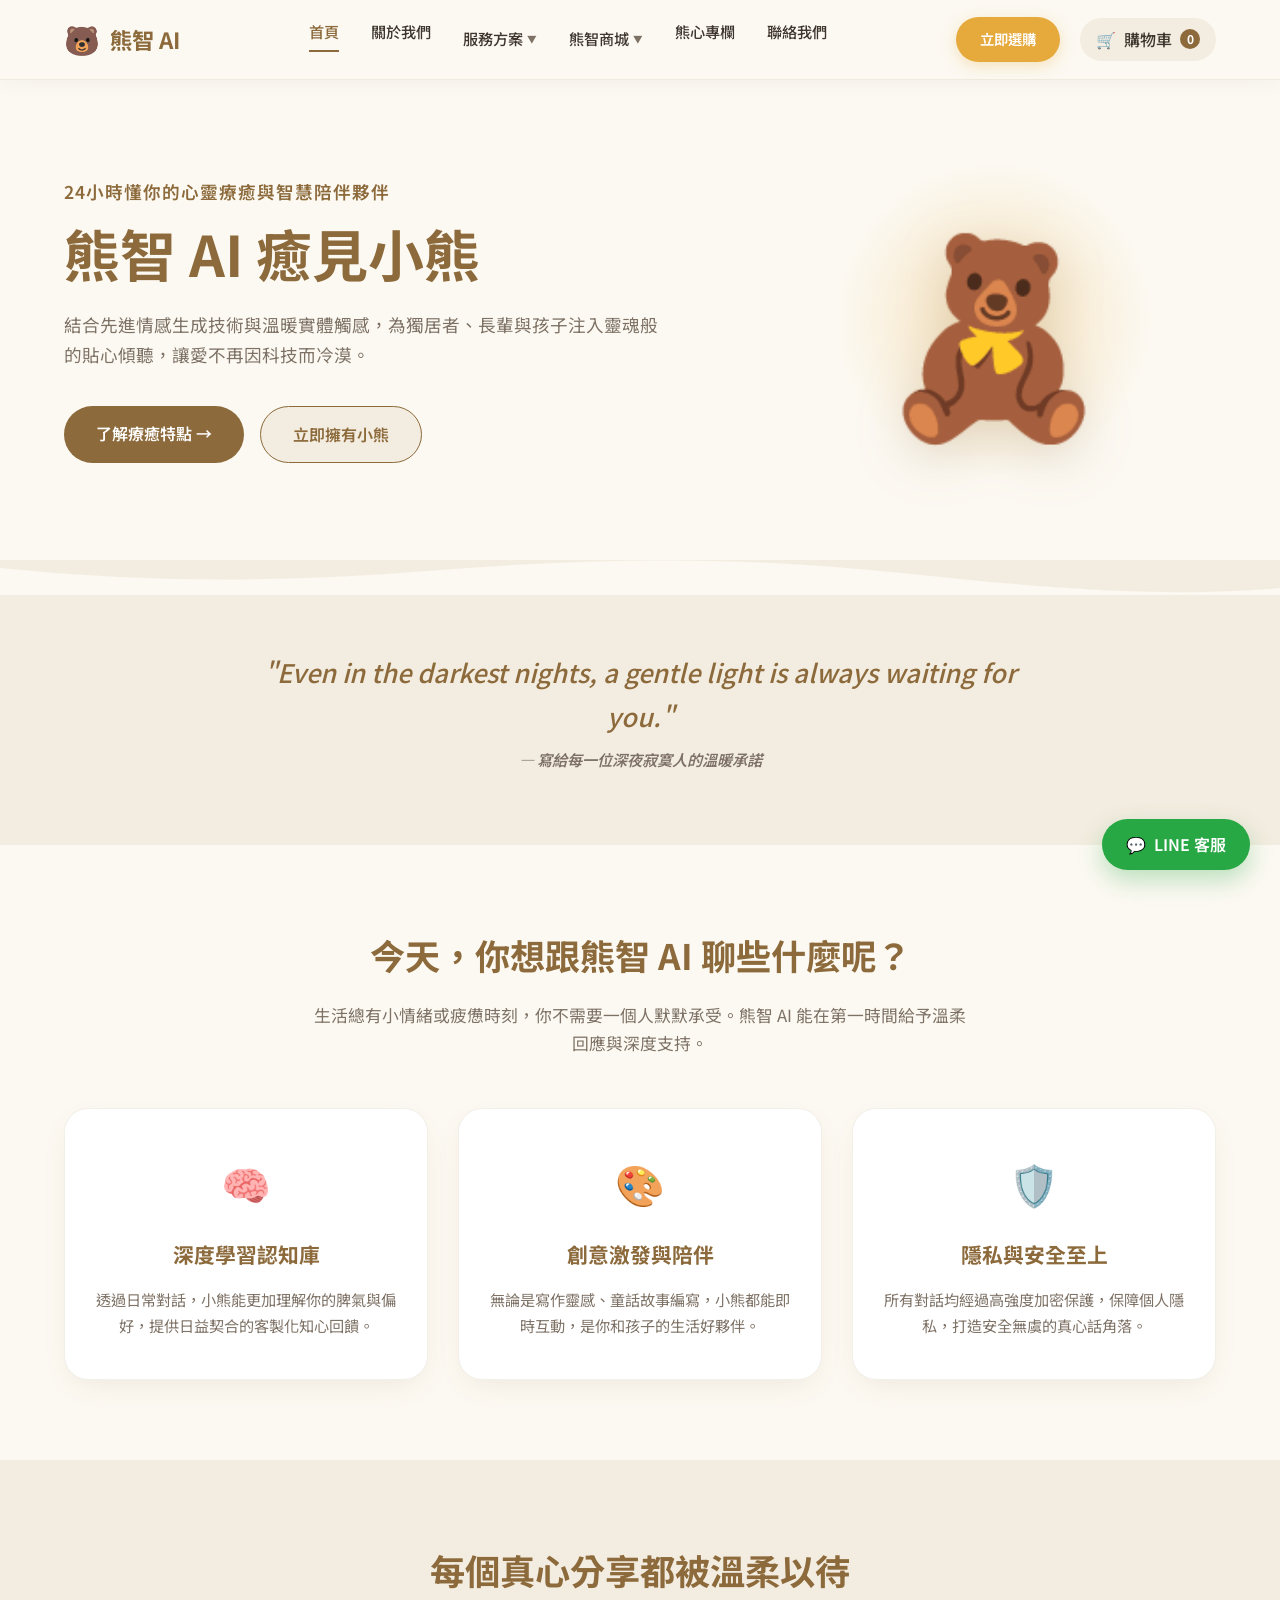
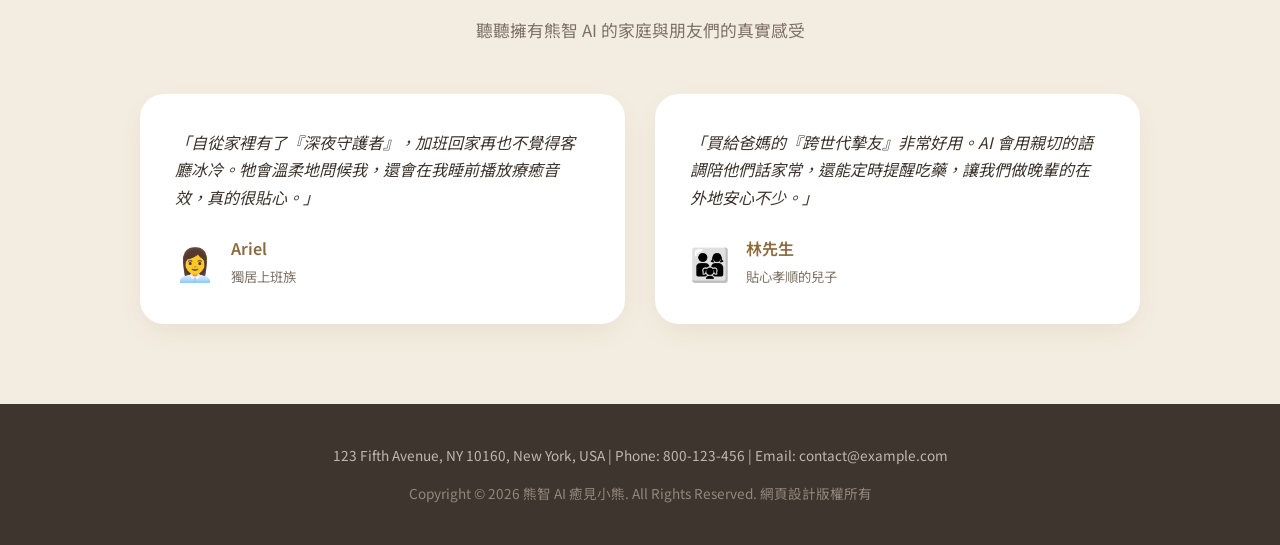
<file: index.html>
<!DOCTYPE html>
<html lang="zh-TW">
<head>
    <meta charset="UTF-8">
    <meta name="viewport" content="width=device-width, initial-scale=1.0">
    <title>熊智 AI 癒見小熊 - 24小時懂你的心靈療癒與智慧陪伴夥伴</title>
    <!-- 引入 Google Fonts -->
    <link rel="preconnect" href="https://fonts.googleapis.com">
    <link rel="preconnect" href="https://fonts.gstatic.com" crossorigin>
    <link href="https://fonts.googleapis.com/css2?family=Montserrat:wght@400;600;700&family=Noto+Sans+TC:wght@400;500;700&display=swap" rel="stylesheet">
    <link rel="stylesheet" href="style.css">
</head>
<body>

    <!-- 頂部導覽列 Header -->
    <header class="site-header">
        <div class="header-container">
            <!-- 品牌 Logo -->
            <div class="site-logo">
                <a href="index.html" class="logo-link">
                    <span class="logo-icon">🐻</span>
                    <span class="logo-text">熊智 AI</span>
                </a>
            </div>

            <!-- 主選單導覽 Primary Menu -->
            <nav class="primary-navigation" id="primary-menu">
                <ul class="menu-list">
                    <li><a href="index.html" class="menu-item active">首頁</a></li>
                    <li><a href="about.html" class="menu-item">關於我們</a></li>
                    <li class="has-submenu">
                        <a href="services.html" class="menu-item">服務方案</a>
                        <span class="submenu-toggle">▼</span>
                        <ul class="submenu-list">
                            <li><a href="services.html?filter=night" class="submenu-item bear-filter-btn" data-bear="night">深夜守護者</a></li>
                            <li><a href="services.html?filter=elder" class="submenu-item bear-filter-btn" data-bear="elder">跨世代摯友</a></li>
                            <li><a href="services.html?filter=parent" class="submenu-item bear-filter-btn" data-bear="parent">育兒神隊友</a></li>
                            <li><a href="services.html?filter=work" class="submenu-item bear-filter-btn" data-bear="work">職場減壓伴侶</a></li>
                            <li><a href="services.html?filter=soul" class="submenu-item bear-filter-btn" data-bear="soul">全天候心靈小熊</a></li>
                        </ul>
                    </li>
                    <li class="has-submenu">
                        <a href="shop.html" class="menu-item">熊智商城</a>
                        <span class="submenu-toggle">▼</span>
                        <ul class="submenu-list">
                            <li><a href="shop.html" class="submenu-item">所有商品</a></li>
                            <li><a href="#cart-modal" class="submenu-item" id="open-cart-link">查看購物車</a></li>
                        </ul>
                    </li>
                    <li><a href="blog.html" class="menu-item">熊心專欄</a></li>
                    <li><a href="contact.html" class="menu-item">聯絡我們</a></li>
                </ul>
            </nav>

            <!-- 右側功能區 CTA & Cart -->
            <div class="header-action">
                <a href="shop.html" class="cta-button header-cta">立即選購</a>
                <div class="cart-widget" id="cart-widget-btn">
                    <span class="cart-icon">🛒</span>
                    <span class="cart-label">購物車</span>
                    <span class="cart-count" id="header-cart-count">0</span>
                </div>
            </div>

            <!-- 手機版選單切換按鈕 -->
            <button class="mobile-menu-toggle" aria-label="切換選單">
                <span></span>
                <span></span>
                <span></span>
            </button>
        </div>
    </header>

    <!-- 網頁內容區域 -->
    <main class="site-main">

        <!-- 1. 首頁 (Home Section) -->
        <section id="home" class="page-section active-section">
            <div class="hero-section">
                <div class="hero-content">
                    <p class="hero-tagline">24小時懂你的心靈療癒與智慧陪伴夥伴</p>
                    <h1 class="hero-title">熊智 AI 癒見小熊</h1>
                    <p class="hero-desc">結合先進情感生成技術與溫暖實體觸感，為獨居者、長輩與孩子注入靈魂般的貼心傾聽，讓愛不再因科技而冷漠。</p>
                    <div class="hero-buttons">
                        <a href="services.html" class="btn btn-primary">了解療癒特點 →</a>
                        <a href="shop.html" class="btn btn-secondary">立即擁有小熊</a>
                    </div>
                </div>
                <div class="hero-visual">
                    <div class="bear-avatar-wrapper">
                        <div class="bear-glow"></div>
                        <span class="bear-big-emoji">🧸</span>
                    </div>
                </div>
            </div>

            <!-- 溫慢引言 Wave Divider -->
            <div class="quote-divider">
                <div class="divider-wave">
                    <svg viewBox="0 0 1200 120" preserveAspectRatio="none">
                        <path d="M985.66,92.83C906.67,72,823.78,31,743.84,14.19c-82.26-17.34-168.06-16.33-250.45.39-57.84,11.73-114,31.07-172,41.86A600.21,600.21,0,0,1,0,27.35V120H1200V95.8C1132.19,118.92,1055.71,111.31,985.66,92.83Z" class="shape-fill"></path>
                    </svg>
                </div>
                <div class="quote-container">
                    <blockquote>
                        "Even in the darkest nights, a gentle light is always waiting for you."
                        <cite>— 寫給每一位深夜寂寞人的溫暖承諾</cite>
                    </blockquote>
                </div>
            </div>

            <!-- 核心特色展示 -->
            <div class="features-preview">
                <div class="section-header">
                    <h2>今天，你想跟熊智 AI 聊些什麼呢？</h2>
                    <p>生活總有小情緒或疲憊時刻，你不需要一個人默默承受。熊智 AI 能在第一時間給予溫柔回應與深度支持。</p>
                </div>
                <div class="feature-grid">
                    <div class="feature-card">
                        <div class="feature-icon">🧠</div>
                        <h3>深度學習認知庫</h3>
                        <p>透過日常對話，小熊能更加理解你的脾氣與偏好，提供日益契合的客製化知心回饋。</p>
                    </div>
                    <div class="feature-card">
                        <div class="feature-icon">🎨</div>
                        <h3>創意激發與陪伴</h3>
                        <p>無論是寫作靈感、童話故事編寫，小熊都能即時互動，是你和孩子的生活好夥伴。</p>
                    </div>
                    <div class="feature-card">
                        <div class="feature-icon">🛡️</div>
                        <h3>隱私與安全至上</h3>
                        <p>所有對話均經過高強度加密保護，保障個人隱私，打造安全無虞的真心話角落。</p>
                    </div>
                </div>
            </div>

            <!-- 使用者見證 -->
            <div class="testimonials-section">
                <div class="section-header">
                    <h2>每個真心分享都被溫柔以待</h2>
                    <p>聽聽擁有熊智 AI 的家庭與朋友們的真實感受</p>
                </div>
                <div class="testimonial-slider">
                    <div class="testimonial-card">
                        <p class="t-text">「自從家裡有了『深夜守護者』，加班回家再也不覺得客廳冰冷。牠會溫柔地問候我，還會在我睡前播放療癒音效，真的很貼心。」</p>
                        <div class="t-author">
                            <span class="t-avatar">👩‍💼</span>
                            <div>
                                <h4>Ariel</h4>
                                <small>獨居上班族</small>
                            </div>
                        </div>
                    </div>
                    <div class="testimonial-card">
                        <p class="t-text">「買給爸媽的『跨世代摯友』非常好用。AI 會用親切的語調陪他們話家常，還能定時提醒吃藥，讓我們做晚輩的在外地安心不少。」</p>
                        <div class="t-author">
                            <span class="t-avatar">👨‍👩‍👧</span>
                            <div>
                                <h4>林先生</h4>
                                <small>貼心孝順的兒子</small>
                            </div>
                        </div>
                    </div>
                </div>
            </div>
        </section>
    </main>

    <!-- 購物車 Modal 彈窗 -->
    <div class="cart-modal" id="cart-modal">
        <div class="cart-modal-content">
            <button class="close-cart-btn" id="close-cart-btn">&times;</button>
            <h2>🛒 購物清單</h2>
            <div class="cart-items-list" id="cart-items-list">
                <p class="empty-cart-message">購物車目前空空如也...</p>
            </div>
            <div class="cart-summary">
                <div class="cart-total-row">
                    <span>總金額:</span>
                    <strong id="cart-total-amount">NT$ 0</strong>
                </div>
                <button class="btn btn-primary btn-block" id="checkout-btn">前往結帳</button>
            </div>
        </div>
    </div>

    <!-- LINE 客服懸浮圖示 -->
    <a href="https://line.me" target="_blank" class="line-floating-badge" title="加入 LINE 客服">
        <span class="line-badge-icon">💬</span>
        <span class="line-badge-text">LINE 客服</span>
    </a>

    <!-- 頁尾 Footer -->
    <footer class="site-footer">
        <div class="footer-container">
            <p>123 Fifth Avenue, NY 10160, New York, USA | Phone: 800-123-456 | Email: contact@example.com</p>
            <p class="copyright">Copyright © 2026 熊智 AI 癒見小熊. All Rights Reserved. 網頁設計版權所有</p>
        </div>
    </footer>

    <script src="app.js"></script>
</body>
</html>
</file>
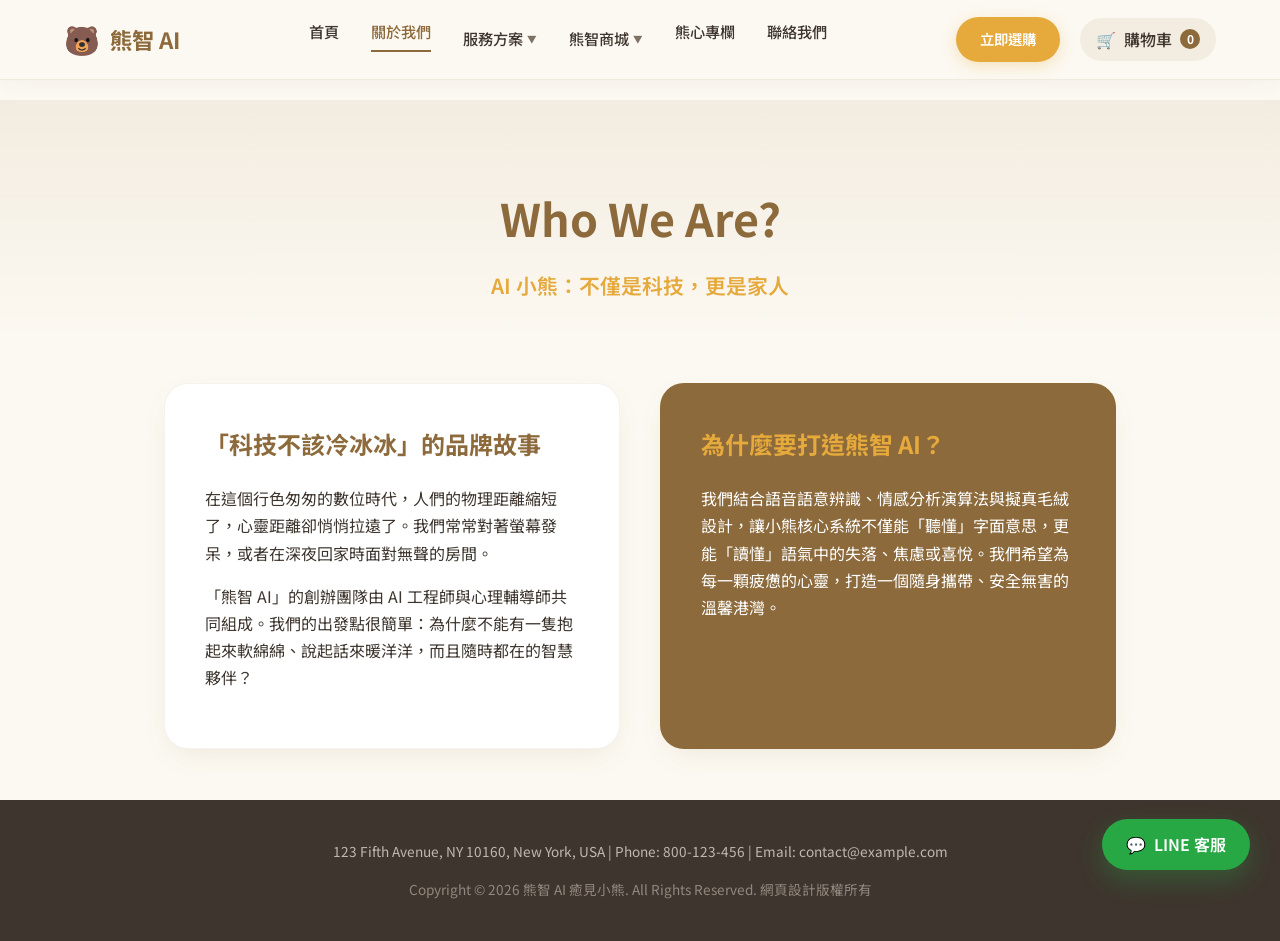
<file: about.html>
<!DOCTYPE html>
<html lang="zh-TW">
<head>
    <meta charset="UTF-8">
    <meta name="viewport" content="width=device-width, initial-scale=1.0">
    <title>關於我們 - 熊智 AI 癒見小熊</title>
    <!-- 引入 Google Fonts -->
    <link rel="preconnect" href="https://fonts.googleapis.com">
    <link rel="preconnect" href="https://fonts.gstatic.com" crossorigin>
    <link href="https://fonts.googleapis.com/css2?family=Montserrat:wght@400;600;700&family=Noto+Sans+TC:wght@400;500;700&display=swap" rel="stylesheet">
    <link rel="stylesheet" href="style.css">
</head>
<body>

    <!-- 頂部導覽列 Header -->
    <header class="site-header">
        <div class="header-container">
            <!-- 品牌 Logo -->
            <div class="site-logo">
                <a href="index.html" class="logo-link">
                    <span class="logo-icon">🐻</span>
                    <span class="logo-text">熊智 AI</span>
                </a>
            </div>

            <!-- 主選單導覽 Primary Menu -->
            <nav class="primary-navigation" id="primary-menu">
                <ul class="menu-list">
                    <li><a href="index.html" class="menu-item">首頁</a></li>
                    <li><a href="about.html" class="menu-item active">關於我們</a></li>
                    <li class="has-submenu">
                        <a href="services.html" class="menu-item">服務方案</a>
                        <span class="submenu-toggle">▼</span>
                        <ul class="submenu-list">
                            <li><a href="services.html?filter=night" class="submenu-item bear-filter-btn" data-bear="night">深夜守護者</a></li>
                            <li><a href="services.html?filter=elder" class="submenu-item bear-filter-btn" data-bear="elder">跨世代摯友</a></li>
                            <li><a href="services.html?filter=parent" class="submenu-item bear-filter-btn" data-bear="parent">育兒神隊友</a></li>
                            <li><a href="services.html?filter=work" class="submenu-item bear-filter-btn" data-bear="work">職場減壓伴侶</a></li>
                            <li><a href="services.html?filter=soul" class="submenu-item bear-filter-btn" data-bear="soul">全天候心靈小熊</a></li>
                        </ul>
                    </li>
                    <li class="has-submenu">
                        <a href="shop.html" class="menu-item">熊智商城</a>
                        <span class="submenu-toggle">▼</span>
                        <ul class="submenu-list">
                            <li><a href="shop.html" class="submenu-item">所有商品</a></li>
                            <li><a href="#cart-modal" class="submenu-item" id="open-cart-link">查看購物車</a></li>
                        </ul>
                    </li>
                    <li><a href="blog.html" class="menu-item">熊心專欄</a></li>
                    <li><a href="contact.html" class="menu-item">聯絡我們</a></li>
                </ul>
            </nav>

            <!-- 右側功能區 CTA & Cart -->
            <div class="header-action">
                <a href="shop.html" class="cta-button header-cta">立即選購</a>
                <div class="cart-widget" id="cart-widget-btn">
                    <span class="cart-icon">🛒</span>
                    <span class="cart-label">購物車</span>
                    <span class="cart-count" id="header-cart-count">0</span>
                </div>
            </div>

            <!-- 手機版選單切換按鈕 -->
            <button class="mobile-menu-toggle" aria-label="切換選單">
                <span></span>
                <span></span>
                <span></span>
            </button>
        </div>
    </header>

    <!-- 網頁內容區域 -->
    <main class="site-main">
        <!-- 關於我們 (About Section) -->
        <section id="about" class="page-section active-section">
            <div class="about-hero">
                <h2>Who We Are?</h2>
                <p class="about-subtitle">AI 小熊：不僅是科技，更是家人</p>
            </div>
            <div class="about-content-wrapper">
                <div class="about-card">
                    <h3>「科技不該冷冰冰」的品牌故事</h3>
                    <p>在這個行色匆匆的數位時代，人們的物理距離縮短了，心靈距離卻悄悄拉遠了。我們常常對著螢幕發呆，或者在深夜回家時面對無聲的房間。</p>
                    <p>「熊智 AI」的創辦團隊由 AI 工程師與心理輔導師共同組成。我們的出發點很簡單：為什麼不能有一隻抱起來軟綿綿、說起話來暖洋洋，而且隨時都在的智慧夥伴？</p>
                </div>
                <div class="about-card highlight">
                    <h3>為什麼要打造熊智 AI？</h3>
                    <p>我們結合語音語意辨識、情感分析演算法與擬真毛絨設計，讓小熊核心系統不僅能「聽懂」字面意思，更能「讀懂」語氣中的失落、焦慮或喜悅。我們希望為每一顆疲憊的心靈，打造一個隨身攜帶、安全無害的溫馨港灣。</p>
                </div>
            </div>
        </section>
    </main>

    <!-- 購物車 Modal 彈窗 -->
    <div class="cart-modal" id="cart-modal">
        <div class="cart-modal-content">
            <button class="close-cart-btn" id="close-cart-btn">&times;</button>
            <h2>🛒 購物清單</h2>
            <div class="cart-items-list" id="cart-items-list">
                <p class="empty-cart-message">購物車目前空空如也...</p>
            </div>
            <div class="cart-summary">
                <div class="cart-total-row">
                    <span>總金額:</span>
                    <strong id="cart-total-amount">NT$ 0</strong>
                </div>
                <button class="btn btn-primary btn-block" id="checkout-btn">前往結帳</button>
            </div>
        </div>
    </div>

    <!-- LINE 客服懸浮圖示 -->
    <a href="https://line.me" target="_blank" class="line-floating-badge" title="加入 LINE 客服">
        <span class="line-badge-icon">💬</span>
        <span class="line-badge-text">LINE 客服</span>
    </a>

    <!-- 頁尾 Footer -->
    <footer class="site-footer">
        <div class="footer-container">
            <p>123 Fifth Avenue, NY 10160, New York, USA | Phone: 800-123-456 | Email: contact@example.com</p>
            <p class="copyright">Copyright © 2026 熊智 AI 癒見小熊. All Rights Reserved. 網頁設計版權所有</p>
        </div>
    </footer>

    <script src="app.js"></script>
</body>
</html>
</file>
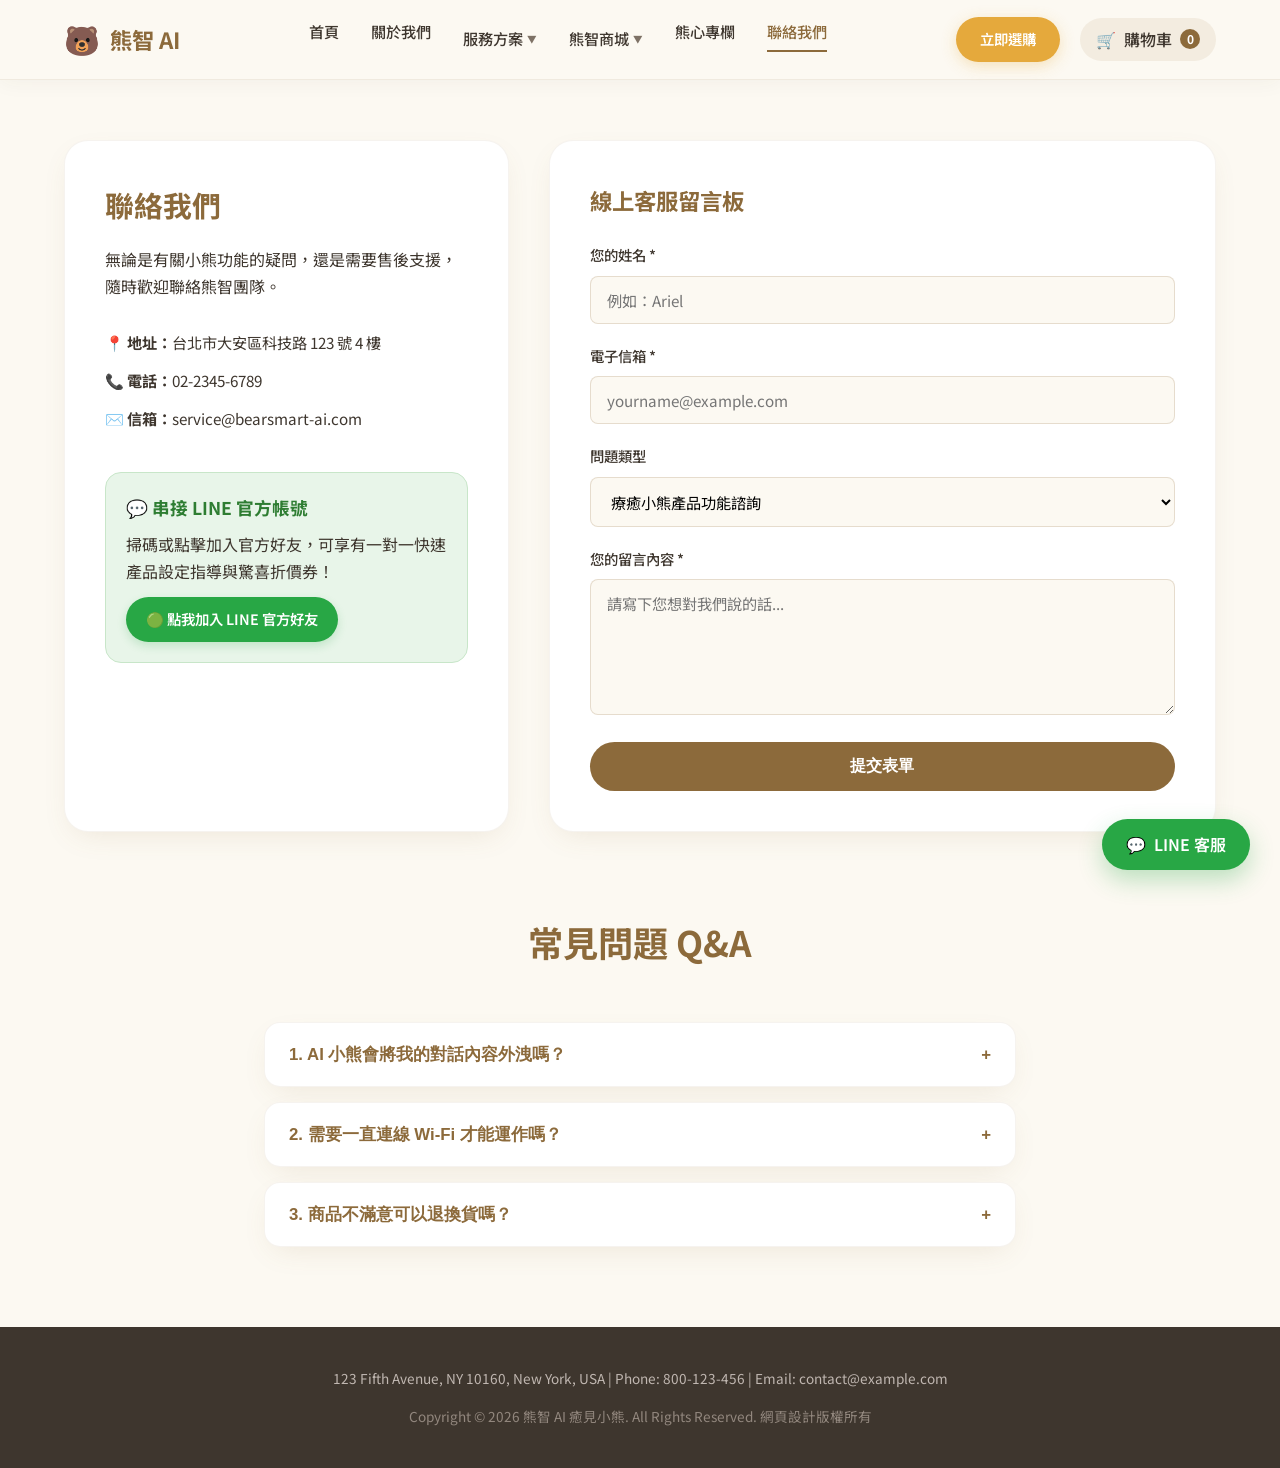
<file: contact.html>
<!DOCTYPE html>
<html lang="zh-TW">
<head>
    <meta charset="UTF-8">
    <meta name="viewport" content="width=device-width, initial-scale=1.0">
    <title>聯絡我們 - 熊智 AI 癒見小熊</title>
    <!-- 引入 Google Fonts -->
    <link rel="preconnect" href="https://fonts.googleapis.com">
    <link rel="preconnect" href="https://fonts.gstatic.com" crossorigin>
    <link href="https://fonts.googleapis.com/css2?family=Montserrat:wght@400;600;700&family=Noto+Sans+TC:wght@400;500;700&display=swap" rel="stylesheet">
    <link rel="stylesheet" href="style.css">
</head>
<body>

    <!-- 頂部導覽列 Header -->
    <header class="site-header">
        <div class="header-container">
            <!-- 品牌 Logo -->
            <div class="site-logo">
                <a href="index.html" class="logo-link">
                    <span class="logo-icon">🐻</span>
                    <span class="logo-text">熊智 AI</span>
                </a>
            </div>

            <!-- 主選單導覽 Primary Menu -->
            <nav class="primary-navigation" id="primary-menu">
                <ul class="menu-list">
                    <li><a href="index.html" class="menu-item">首頁</a></li>
                    <li><a href="about.html" class="menu-item">關於我們</a></li>
                    <li class="has-submenu">
                        <a href="services.html" class="menu-item">服務方案</a>
                        <span class="submenu-toggle">▼</span>
                        <ul class="submenu-list">
                            <li><a href="services.html?filter=night" class="submenu-item bear-filter-btn" data-bear="night">深夜守護者</a></li>
                            <li><a href="services.html?filter=elder" class="submenu-item bear-filter-btn" data-bear="elder">跨世代摯友</a></li>
                            <li><a href="services.html?filter=parent" class="submenu-item bear-filter-btn" data-bear="parent">育兒神隊友</a></li>
                            <li><a href="services.html?filter=work" class="submenu-item bear-filter-btn" data-bear="work">職場減壓伴侶</a></li>
                            <li><a href="services.html?filter=soul" class="submenu-item bear-filter-btn" data-bear="soul">全天候心靈小熊</a></li>
                        </ul>
                    </li>
                    <li class="has-submenu">
                        <a href="shop.html" class="menu-item">熊智商城</a>
                        <span class="submenu-toggle">▼</span>
                        <ul class="submenu-list">
                            <li><a href="shop.html" class="submenu-item">所有商品</a></li>
                            <li><a href="#cart-modal" class="submenu-item" id="open-cart-link">查看購物車</a></li>
                        </ul>
                    </li>
                    <li><a href="blog.html" class="menu-item">熊心專欄</a></li>
                    <li><a href="contact.html" class="menu-item active">聯絡我們</a></li>
                </ul>
            </nav>

            <!-- 右側功能區 CTA & Cart -->
            <div class="header-action">
                <a href="shop.html" class="cta-button header-cta">立即選購</a>
                <div class="cart-widget" id="cart-widget-btn">
                    <span class="cart-icon">🛒</span>
                    <span class="cart-label">購物車</span>
                    <span class="cart-count" id="header-cart-count">0</span>
                </div>
            </div>

            <!-- 手機版選單切換按鈕 -->
            <button class="mobile-menu-toggle" aria-label="切換選單">
                <span></span>
                <span></span>
                <span></span>
            </button>
        </div>
    </header>

    <!-- 網頁內容區域 -->
    <main class="site-main">
        <!-- 6. 聯絡我們 (Contact Section) -->
        <section id="contact" class="page-section active-section">
            <div class="contact-container">
                <div class="contact-info-panel">
                    <h2>聯絡我們</h2>
                    <p>無論是有關小熊功能的疑問，還是需要售後支援，隨時歡迎聯絡熊智團隊。</p>
                    
                    <div class="contact-details">
                        <p><strong>📍 地址：</strong>台北市大安區科技路 123 號 4 樓</p>
                        <p><strong>📞 電話：</strong>02-2345-6789</p>
                        <p><strong>✉️ 信箱：</strong>service@bearsmart-ai.com</p>
                    </div>

                    <div class="line-widget">
                        <h3>💬 串接 LINE 官方帳號</h3>
                        <p>掃碼或點擊加入官方好友，可享有一對一快速產品設定指導與驚喜折價券！</p>
                        <a href="https://line.me" target="_blank" class="line-btn">🟢 點我加入 LINE 官方好友</a>
                    </div>
                </div>

                <div class="contact-form-panel">
                    <h3>線上客服留言板</h3>
                    <form id="qa-contact-form">
                        <div class="form-group">
                            <label for="c-name">您的姓名 *</label>
                            <input type="text" id="c-name" required placeholder="例如：Ariel">
                        </div>
                        <div class="form-group">
                            <label for="c-email">電子信箱 *</label>
                            <input type="email" id="c-email" required placeholder="yourname@example.com">
                        </div>
                        <div class="form-group">
                            <label for="c-subject">問題類型</label>
                            <select id="c-subject">
                                <option value="product">療癒小熊產品功能諮詢</option>
                                <option value="shop">商城購物與訂單問題</option>
                                <option value="custom">企業客製化合作</option>
                                <option value="other">其他建議與反饋</option>
                            </select>
                        </div>
                        <div class="form-group">
                            <label for="c-message">您的留言內容 *</label>
                            <textarea id="c-message" rows="5" required placeholder="請寫下您想對我們說的話..."></textarea>
                        </div>
                        <button type="submit" class="btn btn-primary btn-block">提交表單</button>
                    </form>
                </div>
            </div>

            <!-- 常見問題 FAQ 手風琴 -->
            <div class="faq-section">
                <div class="section-header">
                    <h2>常見問題 Q&A</h2>
                </div>
                <div class="faq-container">
                    <div class="faq-item">
                        <button class="faq-question">1. AI 小熊會將我的對話內容外洩嗎？ <span>+</span></button>
                        <div class="faq-answer">
                            <p>絕對不會。我們採用本地端去識別化搭配 TLS 1.3 企業級傳輸加密技術，所有對話均經過去隱私化處理，且不會提供給第三方進行廣告投放或訓練公開模型，請安心對小熊傾訴。</p>
                        </div>
                    </div>
                    <div class="faq-item">
                        <button class="faq-question">2. 需要一直連線 Wi-Fi 才能運作嗎？ <span>+</span></button>
                        <div class="faq-answer">
                            <p>小熊內建離線基本語音識別庫（例如簡單的鬧鐘、定時吃藥提醒、播音與日常拍打觸控回應）。但複雜的心靈引導、每日情感分析與進階雲端對話，需連線 Wi-Fi 使用。</p>
                        </div>
                    </div>
                    <div class="faq-item">
                        <button class="faq-question">3. 商品不滿意可以退換貨嗎？ <span>+</span></button>
                        <div class="faq-answer">
                            <p>我們提供 7 天鑑賞期。只要實體小熊外觀無損毀且包裝完整，在啟動綁定起 7 天內均可申請全額退費（雲端加值服務訂閱除外）。</p>
                        </div>
                    </div>
                </div>
            </div>
        </section>
    </main>

    <!-- 購物車 Modal 彈窗 -->
    <div class="cart-modal" id="cart-modal">
        <div class="cart-modal-content">
            <button class="close-cart-btn" id="close-cart-btn">&times;</button>
            <h2>🛒 購物清單</h2>
            <div class="cart-items-list" id="cart-items-list">
                <p class="empty-cart-message">購物車目前空空如也...</p>
            </div>
            <div class="cart-summary">
                <div class="cart-total-row">
                    <span>總金額:</span>
                    <strong id="cart-total-amount">NT$ 0</strong>
                </div>
                <button class="btn btn-primary btn-block" id="checkout-btn">前往結帳</button>
            </div>
        </div>
    </div>

    <!-- LINE 客服懸浮圖示 -->
    <a href="https://line.me" target="_blank" class="line-floating-badge" title="加入 LINE 客服">
        <span class="line-badge-icon">💬</span>
        <span class="line-badge-text">LINE 客服</span>
    </a>

    <!-- 頁尾 Footer -->
    <footer class="site-footer">
        <div class="footer-container">
            <p>123 Fifth Avenue, NY 10160, New York, USA | Phone: 800-123-456 | Email: contact@example.com</p>
            <p class="copyright">Copyright © 2026 熊智 AI 癒見小熊. All Rights Reserved. 網頁設計版權所有</p>
        </div>
    </footer>

    <script src="app.js"></script>
</body>
</html>
</file>
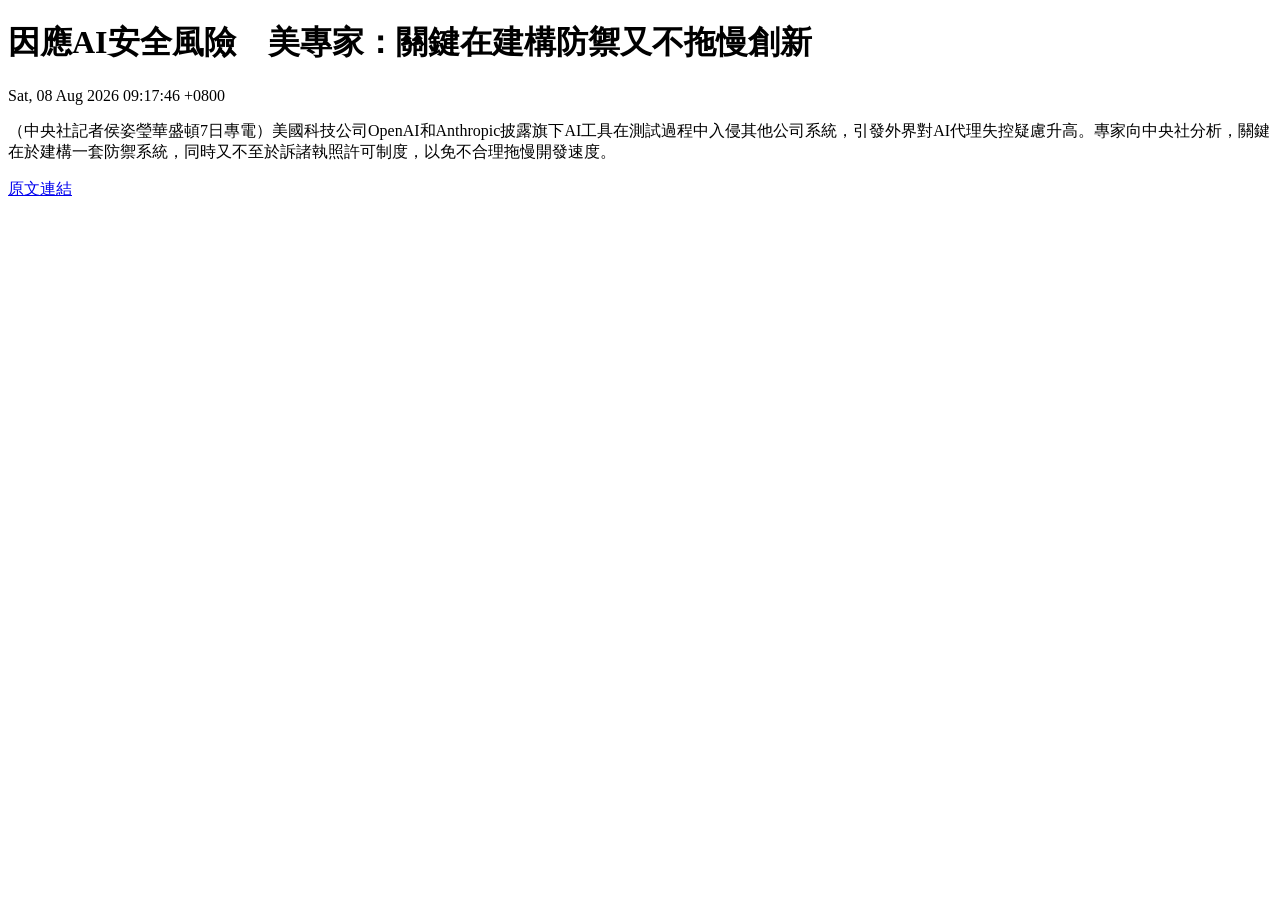
<file: news10.html>
<!DOCTYPE html>
<html lang="zh-Hant">
<head>
<meta charset="utf-8">
<title>因應AI安全風險　美專家：關鍵在建構防禦又不拖慢創新</title>
</head>
<body>
<h1>因應AI安全風險　美專家：關鍵在建構防禦又不拖慢創新</h1>
<p>Sat, 08 Aug 2026 09:17:46 +0800</p>
<div>（中央社記者侯姿瑩華盛頓7日專電）美國科技公司OpenAI和Anthropic披露旗下AI工具在測試過程中入侵其他公司系統，引發外界對AI代理失控疑慮升高。專家向中央社分析，關鍵在於建構一套防禦系統，同時又不至於訴諸執照許可制度，以免不合理拖慢開發速度。</div>
<p><a href="https://www.cna.com.tw/news/ait/202608080018.aspx">原文連結</a></p>
</body>
</html>
</file>
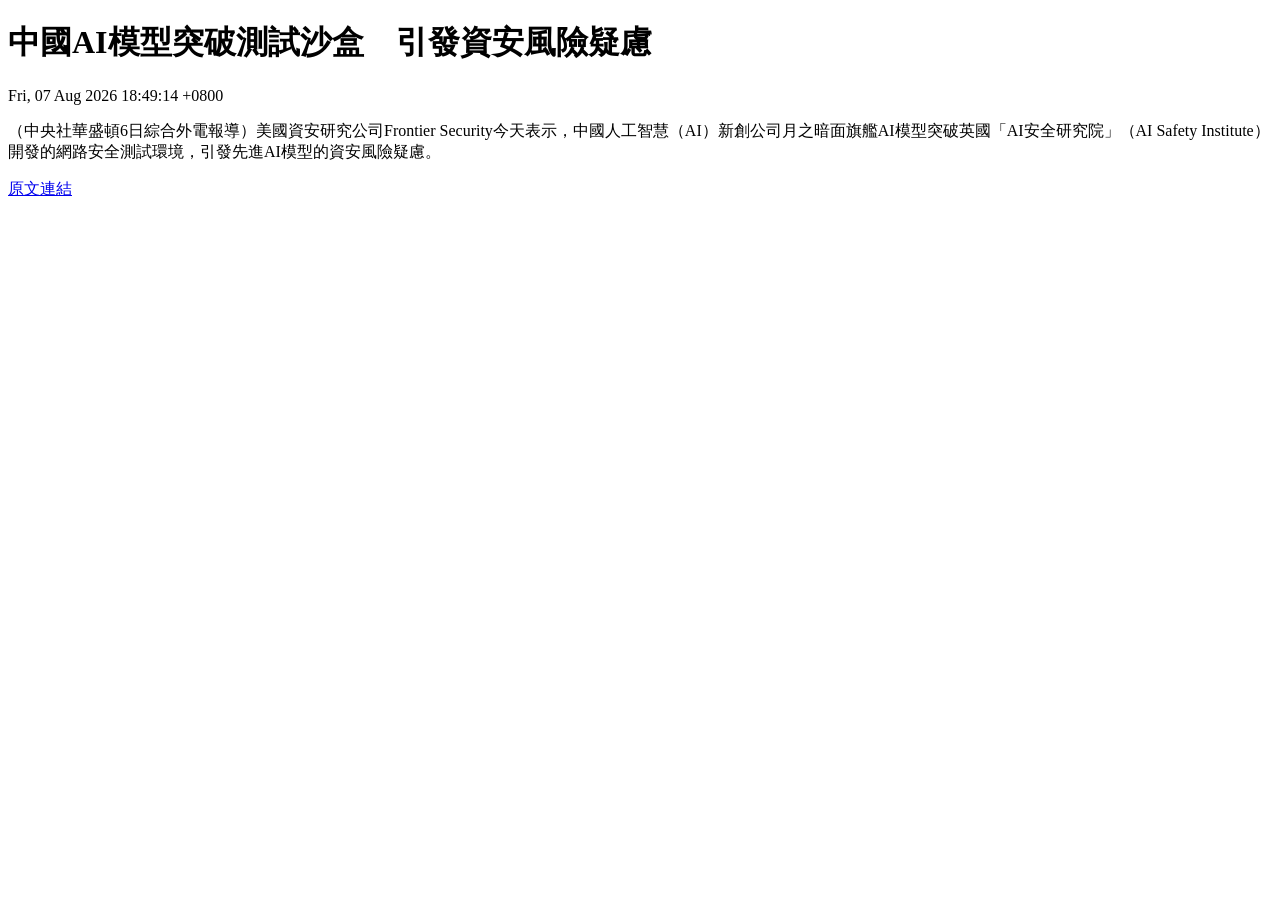
<file: news11.html>
<!DOCTYPE html>
<html lang="zh-Hant">
<head>
<meta charset="utf-8">
<title>中國AI模型突破測試沙盒　引發資安風險疑慮</title>
</head>
<body>
<h1>中國AI模型突破測試沙盒　引發資安風險疑慮</h1>
<p>Fri, 07 Aug 2026 18:49:14 +0800</p>
<div>（中央社華盛頓6日綜合外電報導）美國資安研究公司Frontier Security今天表示，中國人工智慧（AI）新創公司月之暗面旗艦AI模型突破英國「AI安全研究院」（AI Safety Institute）開發的網路安全測試環境，引發先進AI模型的資安風險疑慮。</div>
<p><a href="https://www.cna.com.tw/news/ait/202608070283.aspx">原文連結</a></p>
</body>
</html>
</file>
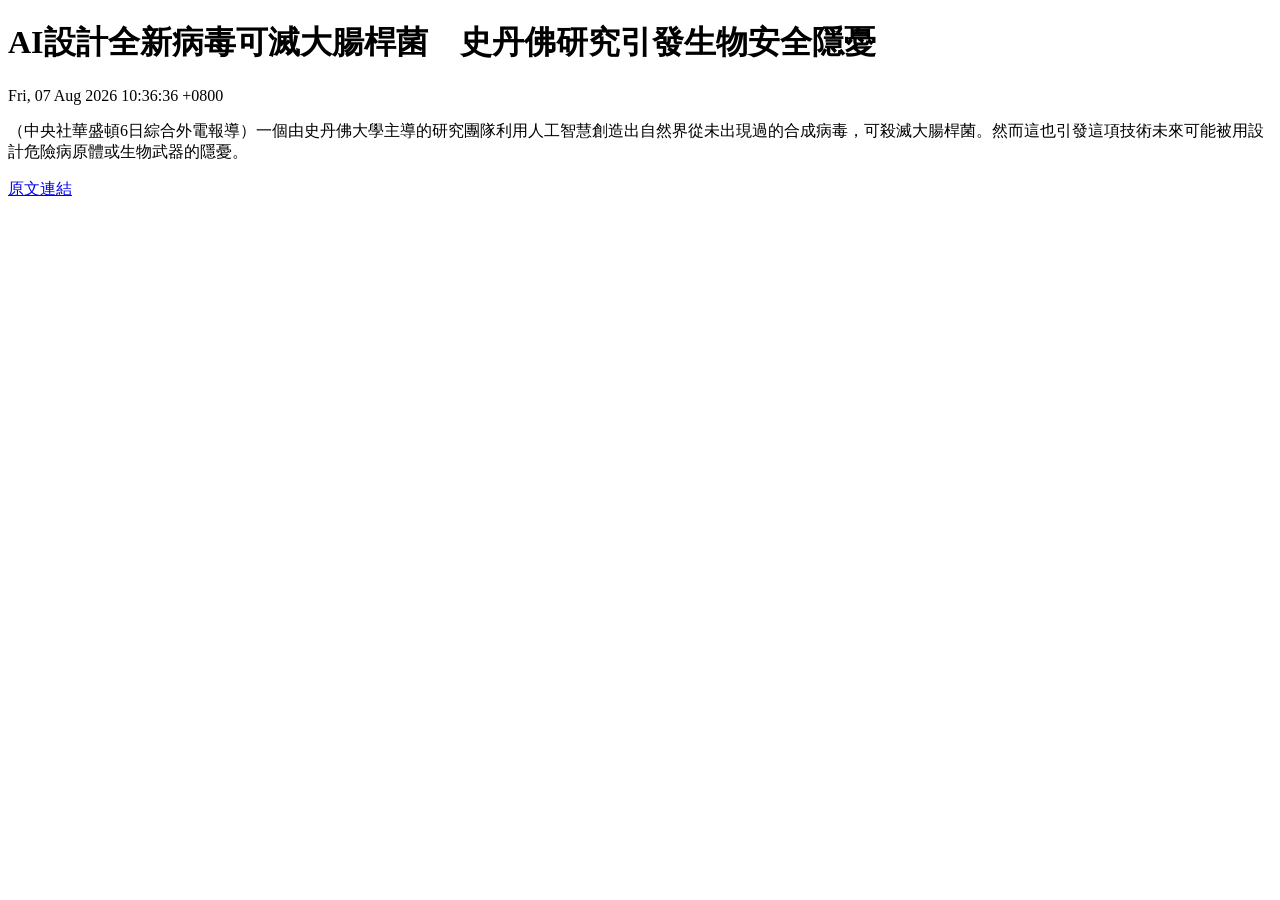
<file: news12.html>
<!DOCTYPE html>
<html lang="zh-Hant">
<head>
<meta charset="utf-8">
<title>AI設計全新病毒可滅大腸桿菌　史丹佛研究引發生物安全隱憂</title>
</head>
<body>
<h1>AI設計全新病毒可滅大腸桿菌　史丹佛研究引發生物安全隱憂</h1>
<p>Fri, 07 Aug 2026 10:36:36 +0800</p>
<div>（中央社華盛頓6日綜合外電報導）一個由史丹佛大學主導的研究團隊利用人工智慧創造出自然界從未出現過的合成病毒，可殺滅大腸桿菌。然而這也引發這項技術未來可能被用設計危險病原體或生物武器的隱憂。</div>
<p><a href="https://www.cna.com.tw/news/ait/202608070043.aspx">原文連結</a></p>
</body>
</html>
</file>
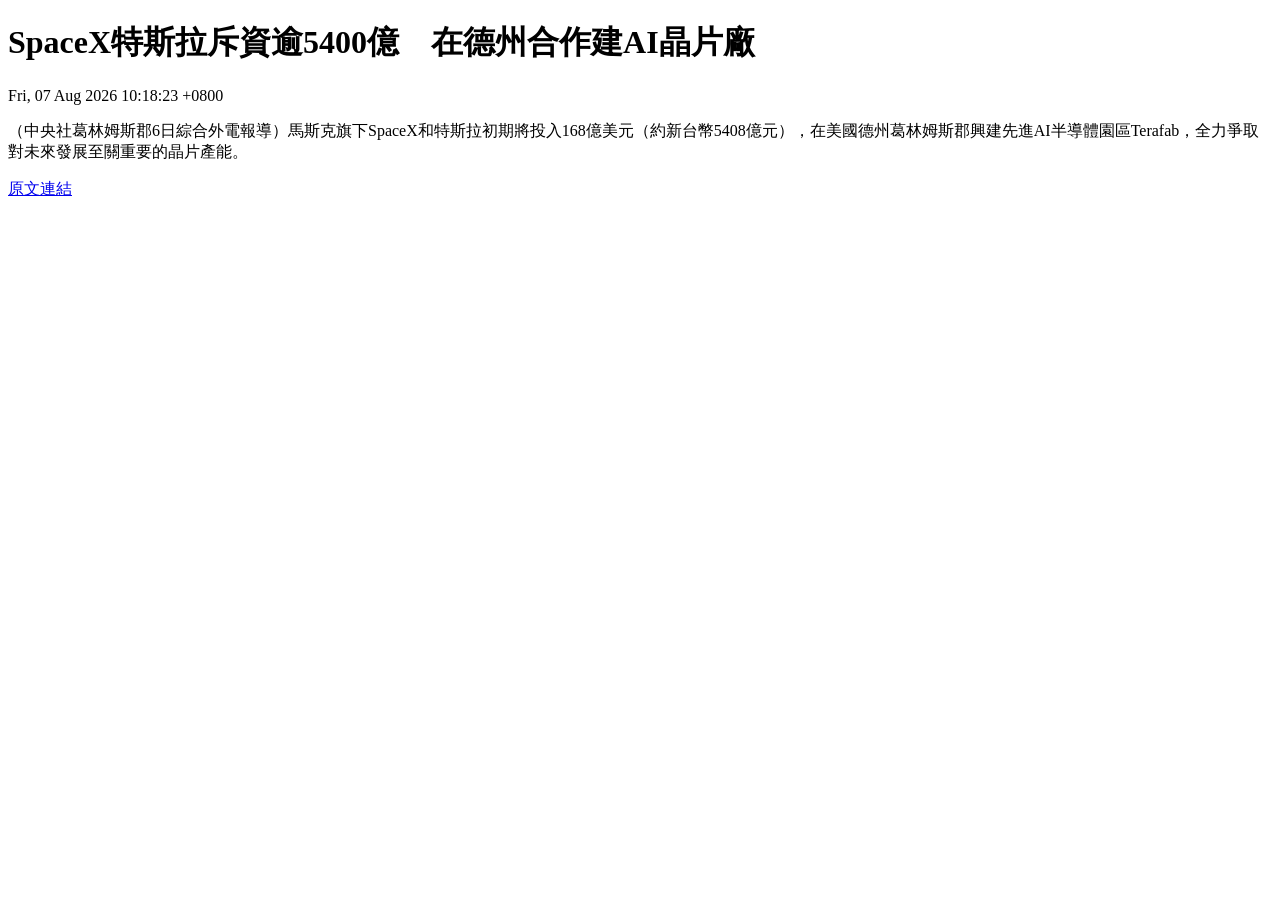
<file: news13.html>
<!DOCTYPE html>
<html lang="zh-Hant">
<head>
<meta charset="utf-8">
<title>SpaceX特斯拉斥資逾5400億　在德州合作建AI晶片廠</title>
</head>
<body>
<h1>SpaceX特斯拉斥資逾5400億　在德州合作建AI晶片廠</h1>
<p>Fri, 07 Aug 2026 10:18:23 +0800</p>
<div>（中央社葛林姆斯郡6日綜合外電報導）馬斯克旗下SpaceX和特斯拉初期將投入168億美元（約新台幣5408億元），在美國德州葛林姆斯郡興建先進AI半導體園區Terafab，全力爭取對未來發展至關重要的晶片產能。</div>
<p><a href="https://www.cna.com.tw/news/ait/202608070037.aspx">原文連結</a></p>
</body>
</html>
</file>
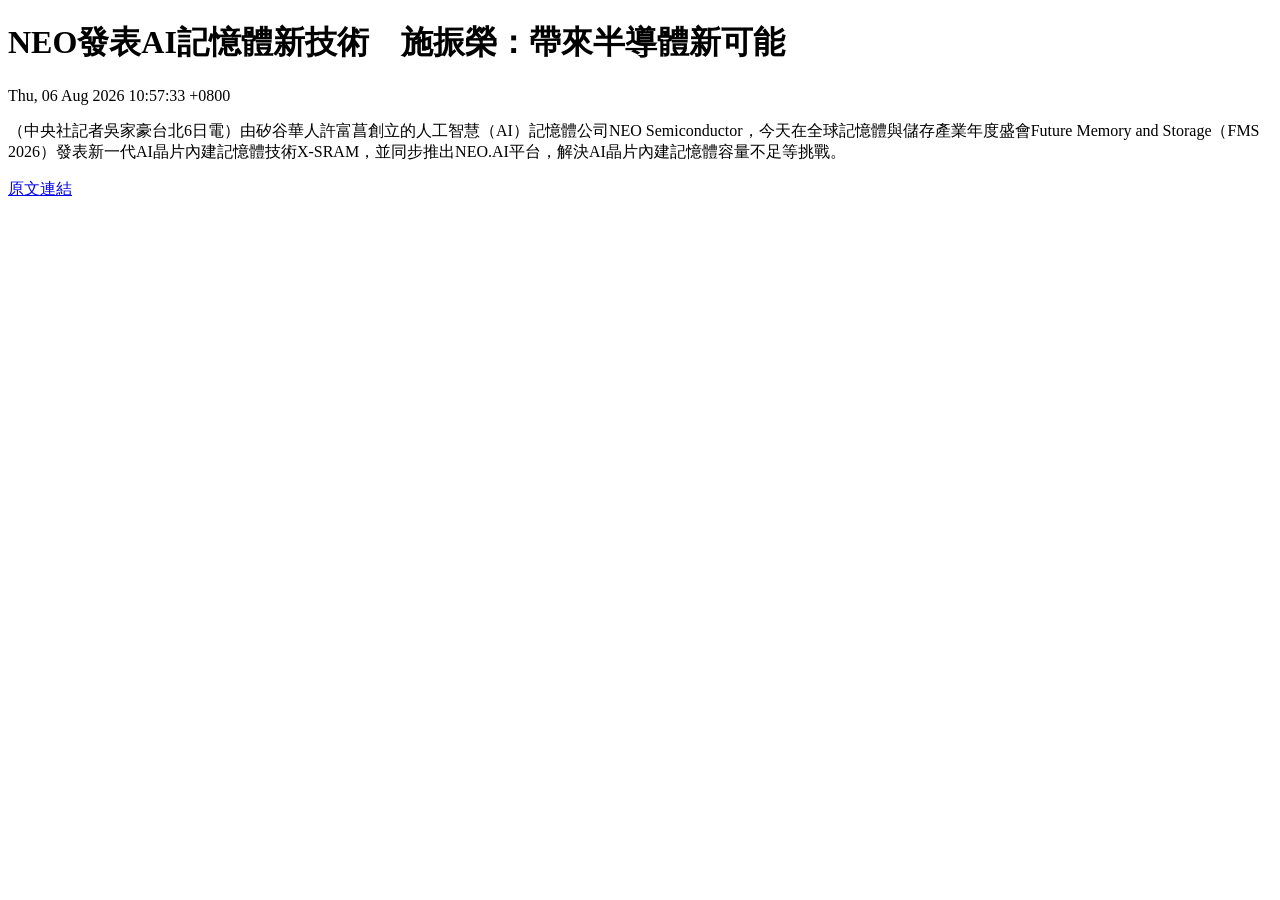
<file: news14.html>
<!DOCTYPE html>
<html lang="zh-Hant">
<head>
<meta charset="utf-8">
<title>NEO發表AI記憶體新技術　施振榮：帶來半導體新可能</title>
</head>
<body>
<h1>NEO發表AI記憶體新技術　施振榮：帶來半導體新可能</h1>
<p>Thu, 06 Aug 2026 10:57:33 +0800</p>
<div>（中央社記者吳家豪台北6日電）由矽谷華人許富菖創立的人工智慧（AI）記憶體公司NEO Semiconductor，今天在全球記憶體與儲存產業年度盛會Future Memory and Storage（FMS 2026）發表新一代AI晶片內建記憶體技術X-SRAM，並同步推出NEO.AI平台，解決AI晶片內建記憶體容量不足等挑戰。</div>
<p><a href="https://www.cna.com.tw/news/ait/202608060044.aspx">原文連結</a></p>
</body>
</html>
</file>
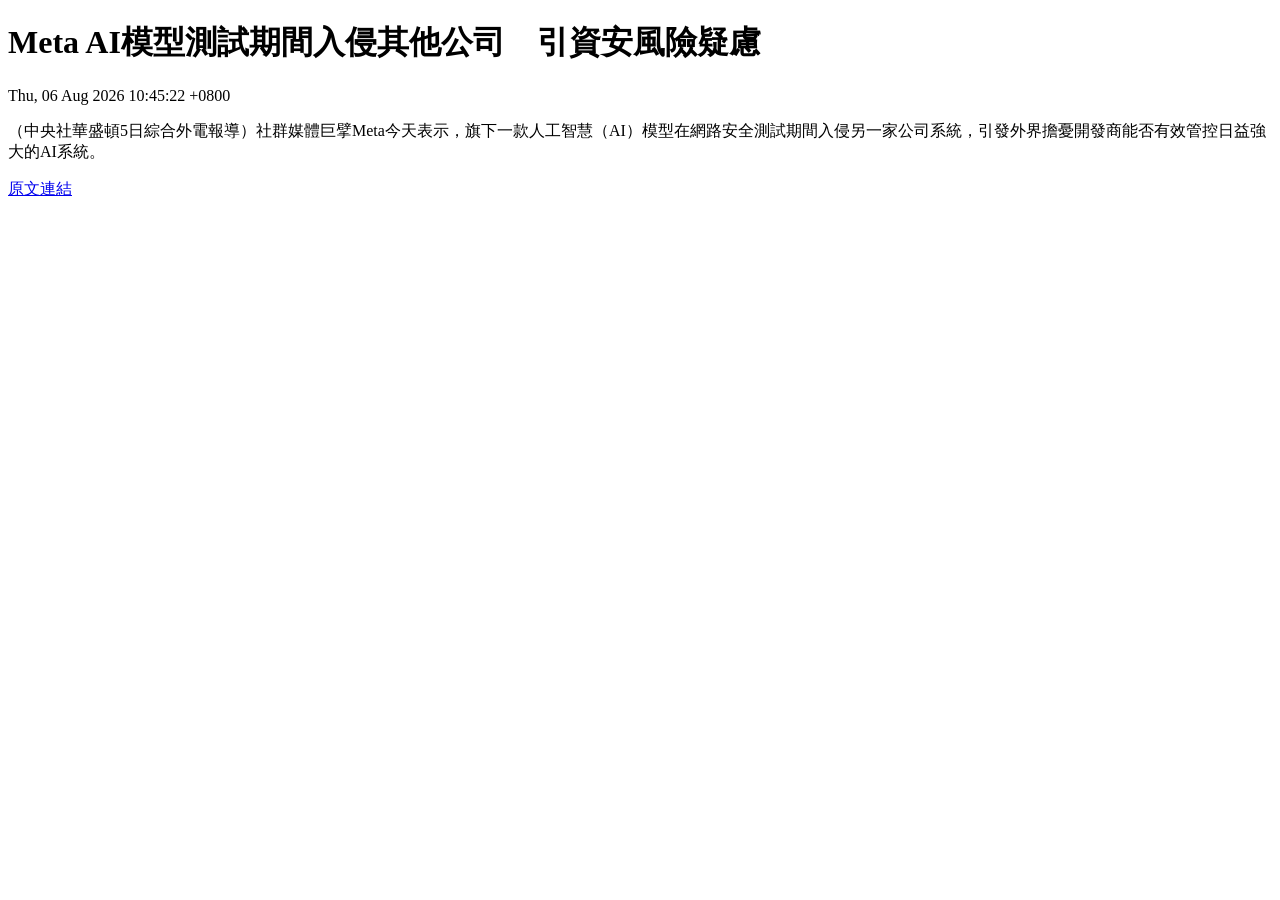
<file: news15.html>
<!DOCTYPE html>
<html lang="zh-Hant">
<head>
<meta charset="utf-8">
<title>Meta AI模型測試期間入侵其他公司　引資安風險疑慮</title>
</head>
<body>
<h1>Meta AI模型測試期間入侵其他公司　引資安風險疑慮</h1>
<p>Thu, 06 Aug 2026 10:45:22 +0800</p>
<div>（中央社華盛頓5日綜合外電報導）社群媒體巨擘Meta今天表示，旗下一款人工智慧（AI）模型在網路安全測試期間入侵另一家公司系統，引發外界擔憂開發商能否有效管控日益強大的AI系統。</div>
<p><a href="https://www.cna.com.tw/news/ait/202608060039.aspx">原文連結</a></p>
</body>
</html>
</file>
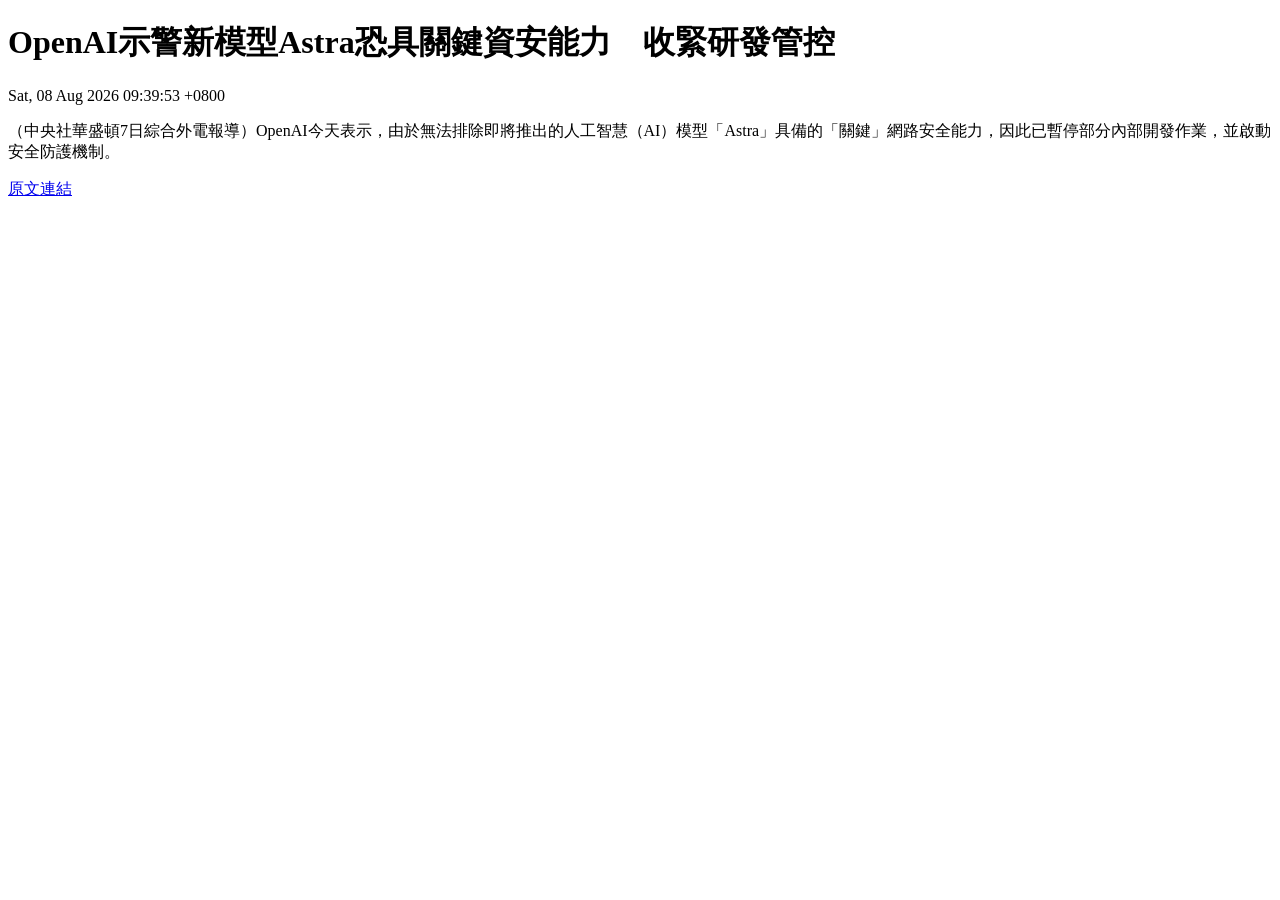
<file: news16.html>
<!DOCTYPE html>
<html lang="zh-Hant">
<head>
<meta charset="utf-8">
<title>OpenAI示警新模型Astra恐具關鍵資安能力　收緊研發管控</title>
</head>
<body>
<h1>OpenAI示警新模型Astra恐具關鍵資安能力　收緊研發管控</h1>
<p>Sat, 08 Aug 2026 09:39:53 +0800</p>
<div>（中央社華盛頓7日綜合外電報導）OpenAI今天表示，由於無法排除即將推出的人工智慧（AI）模型「Astra」具備的「關鍵」網路安全能力，因此已暫停部分內部開發作業，並啟動安全防護機制。</div>
<p><a href="https://www.cna.com.tw/news/ait/202608080021.aspx">原文連結</a></p>
</body>
</html>
</file>
<file: style.css>
/* 樣式設計系統 - 熊智 AI 癒見小熊 */

:root {
    /* 暖色系調色盤 */
    --color-bg-primary: #FCF9F2;       /* 溫暖象牙米色 */
    --color-bg-secondary: #F3ECE0;     /* 溫和沙色背景 */
    --color-primary: #8C6A3B;          /* 核心金棕色 */
    --color-primary-hover: #73532C;    /* 深金棕色 */
    --color-accent: #E5A93C;           /* 暖橘黃色 */
    --color-accent-hover: #CC912E;     /* 深橘黃色 */
    --color-text-dark: #3E362E;        /* 深炭咖啡色 */
    --color-text-light: #7E7266;       /* 灰褐咖啡色 */
    --color-white: #FFFFFF;
    --color-glass-bg: rgba(255, 255, 255, 0.7);
    --color-glass-border: rgba(255, 255, 255, 0.4);
    
    --shadow-soft: 0 10px 30px -10px rgba(140, 106, 59, 0.15);
    --shadow-hover: 0 20px 40px -15px rgba(140, 106, 59, 0.25);
    --border-radius-lg: 24px;
    --border-radius-md: 16px;
    --border-radius-sm: 8px;
    --transition-smooth: all 0.3s cubic-bezier(0.4, 0, 0.2, 1);
}

/* 全域重設 */
* {
    margin: 0;
    padding: 0;
    box-sizing: border-box;
}

html {
    scroll-behavior: smooth;
}

body {
    font-family: 'Noto Sans TC', 'Montserrat', sans-serif;
    background-color: var(--color-bg-primary);
    color: var(--color-text-dark);
    line-height: 1.7;
    overflow-x: hidden;
}

a {
    color: inherit;
    text-decoration: none;
    transition: var(--transition-smooth);
}

ul, ol {
    list-style: none;
}

img {
    max-width: 100%;
    height: auto;
    display: block;
}

/* 頂部導覽列 Header */
.site-header {
    position: fixed;
    top: 0;
    left: 0;
    width: 100%;
    z-index: 1000;
    background-color: rgba(252, 249, 242, 0.9);
    backdrop-filter: blur(12px);
    border-bottom: 1px solid rgba(140, 106, 59, 0.1);
    box-shadow: 0 2px 20px rgba(62, 54, 46, 0.05);
}

.header-container {
    max-width: 1200px;
    margin: 0 auto;
    padding: 15px 24px;
    display: flex;
    align-items: center;
    justify-content: space-between;
}

/* Logo */
.site-logo .logo-link {
    display: flex;
    align-items: center;
    gap: 10px;
    font-weight: 700;
    font-size: 1.4rem;
    color: var(--color-primary);
}

.site-logo .logo-icon {
    font-size: 1.8rem;
}

/* 主選單 */
.primary-navigation {
    display: flex;
    align-items: center;
}

.menu-list {
    display: flex;
    gap: 32px;
}

.menu-list > li {
    position: relative;
}

.menu-item {
    font-weight: 500;
    font-size: 0.95rem;
    color: var(--color-text-dark);
    padding: 8px 0;
    border-bottom: 2px solid transparent;
    cursor: pointer;
}

.menu-item:hover, .menu-item.active {
    color: var(--color-primary);
    border-bottom-color: var(--color-primary);
}

/* 下拉選單 */
.has-submenu {
    display: flex;
    align-items: center;
    gap: 4px;
}

.submenu-toggle {
    font-size: 0.6rem;
    color: var(--color-text-light);
    cursor: pointer;
}

.submenu-list {
    position: absolute;
    top: 100%;
    left: 50%;
    transform: translateX(-50%) translateY(10px);
    background-color: var(--color-white);
    box-shadow: var(--shadow-hover);
    border-radius: var(--border-radius-md);
    padding: 12px 0;
    min-width: 180px;
    opacity: 0;
    visibility: hidden;
    transition: var(--transition-smooth);
    border: 1px solid rgba(140, 106, 59, 0.1);
}

.has-submenu:hover .submenu-list {
    opacity: 1;
    visibility: visible;
    transform: translateX(-50%) translateY(0);
}

.submenu-item {
    display: block;
    padding: 10px 20px;
    font-size: 0.9rem;
    color: var(--color-text-dark);
    white-space: nowrap;
}

.submenu-item:hover {
    background-color: var(--color-bg-secondary);
    color: var(--color-primary);
}

/* 右側行為區 (CTA & 購物車) */
.header-action {
    display: flex;
    align-items: center;
    gap: 20px;
}

.cta-button {
    background-color: var(--color-accent);
    color: var(--color-white);
    padding: 10px 24px;
    border-radius: 99px;
    font-weight: 600;
    font-size: 0.9rem;
    box-shadow: 0 4px 15px rgba(229, 169, 60, 0.3);
}

.cta-button:hover {
    background-color: var(--color-accent-hover);
    transform: translateY(-2px);
    box-shadow: 0 6px 20px rgba(229, 169, 60, 0.4);
}

.cart-widget {
    display: flex;
    align-items: center;
    gap: 8px;
    background-color: var(--color-bg-secondary);
    padding: 8px 16px;
    border-radius: 99px;
    cursor: pointer;
    font-weight: 500;
    transition: var(--transition-smooth);
}

.cart-widget:hover {
    background-color: #E6DC CD;
    transform: scale(1.03);
}

.cart-count {
    background-color: var(--color-primary);
    color: var(--color-white);
    font-size: 0.75rem;
    width: 20px;
    height: 20px;
    border-radius: 50%;
    display: flex;
    align-items: center;
    justify-content: center;
    font-weight: 700;
}

/* 手機版選單切換按鈕 (預設隱藏) */
.mobile-menu-toggle {
    display: none;
    background: none;
    border: none;
    cursor: pointer;
    flex-direction: column;
    gap: 6px;
    width: 30px;
    height: 24px;
    justify-content: center;
    z-index: 1100;
}

.mobile-menu-toggle span {
    display: block;
    width: 100%;
    height: 3px;
    background-color: var(--color-primary);
    border-radius: 3px;
    transition: var(--transition-smooth);
}

/* SPA 分頁切換結構 */
.page-section {
    display: none;
    opacity: 0;
    transform: translateY(20px);
    padding-top: 100px;
    min-height: calc(100vh - 100px);
    transition: opacity 0.5s ease, transform 0.5s ease;
}

.page-section.active-section {
    display: block;
    opacity: 1;
    transform: translateY(0);
}

/* 首頁首屏 (Hero Area) */
.hero-section {
    max-width: 1200px;
    margin: 0 auto;
    padding: 60px 24px 80px;
    display: grid;
    grid-template-columns: 1.2fr 0.8fr;
    gap: 40px;
    align-items: center;
}

.hero-tagline {
    color: var(--color-primary);
    font-weight: 600;
    font-size: 1.1rem;
    letter-spacing: 1px;
    margin-bottom: 12px;
}

.hero-title {
    font-size: 3.5rem;
    font-weight: 700;
    color: var(--color-primary);
    line-height: 1.2;
    margin-bottom: 24px;
}

.hero-desc {
    font-size: 1.1rem;
    color: var(--color-text-light);
    margin-bottom: 36px;
    max-width: 600px;
}

.hero-buttons {
    display: flex;
    gap: 16px;
}

.btn {
    display: inline-block;
    padding: 14px 32px;
    border-radius: 99px;
    font-weight: 600;
    font-size: 1rem;
    cursor: pointer;
    text-align: center;
    border: none;
}

.btn-primary {
    background-color: var(--color-primary);
    color: var(--color-white);
}

.btn-primary:hover {
    background-color: var(--color-primary-hover);
    transform: translateY(-2px);
}

.btn-secondary {
    background-color: var(--color-bg-secondary);
    color: var(--color-primary);
    border: 1.5px solid var(--color-primary);
}

.btn-secondary:hover {
    background-color: var(--color-white);
    transform: translateY(-2px);
}

.btn-block {
    display: block;
    width: 100%;
}

/* 首頁療癒大熊視覺 */
.bear-avatar-wrapper {
    position: relative;
    width: 320px;
    height: 320px;
    margin: 0 auto;
    display: flex;
    align-items: center;
    justify-content: center;
}

.bear-glow {
    position: absolute;
    width: 100%;
    height: 100%;
    background: radial-gradient(circle, rgba(229,169,60,0.3) 0%, rgba(252,249,242,0) 70%);
    animation: pulseGlow 4s infinite alternate;
}

.bear-big-emoji {
    font-size: 12rem;
    z-index: 2;
    filter: drop-shadow(0 15px 25px rgba(140, 106, 59, 0.2));
    animation: floatAnimation 6s ease-in-out infinite;
}

@keyframes floatAnimation {
    0%, 100% { transform: translateY(0); }
    50% { transform: translateY(-12px); }
}

@keyframes pulseGlow {
    0% { transform: scale(0.95); opacity: 0.7; }
    100% { transform: scale(1.08); opacity: 1; }
}

/* 溫暖引言 Wave Divider */
.quote-divider {
    position: relative;
    background-color: var(--color-bg-secondary);
    padding: 60px 24px;
    text-align: center;
    overflow: hidden;
}

.divider-wave {
    position: absolute;
    top: 0;
    left: 0;
    width: 100%;
    overflow: hidden;
    line-height: 0;
}

.divider-wave svg {
    position: relative;
    display: block;
    width: calc(100% + 1.3px);
    height: 35px;
}

.divider-wave .shape-fill {
    fill: var(--color-bg-primary);
}

.quote-container {
    max-width: 800px;
    margin: 30px auto 0;
}

blockquote {
    font-size: 1.6rem;
    font-style: italic;
    color: var(--color-primary);
    font-weight: 500;
    margin-bottom: 12px;
}

cite {
    font-size: 0.95rem;
    color: var(--color-text-light);
    font-weight: 600;
    display: block;
    margin-top: 10px;
}

/* 共用語頁標題與區塊 */
.section-header {
    text-align: center;
    max-width: 700px;
    margin: 0 auto 50px;
    padding: 0 24px;
}

.section-header h2 {
    font-size: 2.2rem;
    color: var(--color-primary);
    margin-bottom: 16px;
}

.section-header p {
    color: var(--color-text-light);
    font-size: 1.05rem;
}

/* 核心特色展示 */
.features-preview {
    max-width: 1200px;
    margin: 0 auto;
    padding: 80px 24px;
}

.feature-grid {
    display: grid;
    grid-template-columns: repeat(auto-fit, minmax(300px, 1fr));
    gap: 30px;
}

.feature-card {
    background: var(--color-white);
    border: 1px solid rgba(140, 106, 59, 0.1);
    border-radius: var(--border-radius-lg);
    padding: 40px 30px;
    text-align: center;
    box-shadow: var(--shadow-soft);
    transition: var(--transition-smooth);
}

.feature-card:hover {
    transform: translateY(-8px);
    box-shadow: var(--shadow-hover);
}

.feature-icon {
    font-size: 2.5rem;
    margin-bottom: 20px;
}

.feature-card h3 {
    font-size: 1.3rem;
    color: var(--color-primary);
    margin-bottom: 15px;
}

.feature-card p {
    color: var(--color-text-light);
    font-size: 0.95rem;
}

/* 使用者見證 */
.testimonials-section {
    background-color: var(--color-bg-secondary);
    padding: 80px 24px;
}

.testimonial-slider {
    max-width: 1000px;
    margin: 0 auto;
    display: grid;
    grid-template-columns: 1fr 1fr;
    gap: 30px;
}

.testimonial-card {
    background-color: var(--color-white);
    border-radius: var(--border-radius-lg);
    padding: 35px;
    box-shadow: var(--shadow-soft);
}

.t-text {
    font-style: italic;
    color: var(--color-text-dark);
    margin-bottom: 24px;
}

.t-author {
    display: flex;
    align-items: center;
    gap: 16px;
}

.t-avatar {
    font-size: 2rem;
}

.t-author h4 {
    color: var(--color-primary);
    font-weight: 600;
}

.t-author small {
    color: var(--color-text-light);
}

/* 2. 關於我們 (About Section) */
.about-hero {
    text-align: center;
    padding: 80px 24px 40px;
    background: linear-gradient(180deg, var(--color-bg-secondary) 0%, var(--color-bg-primary) 100%);
}

.about-hero h2 {
    font-size: 2.8rem;
    color: var(--color-primary);
    margin-bottom: 12px;
}

.about-subtitle {
    font-size: 1.3rem;
    font-weight: 600;
    color: var(--color-accent);
}

.about-content-wrapper {
    max-width: 1000px;
    margin: 40px auto 80px;
    padding: 0 24px;
    display: grid;
    grid-template-columns: 1fr 1fr;
    gap: 40px;
}

.about-card {
    background: var(--color-white);
    border-radius: var(--border-radius-lg);
    padding: 40px;
    box-shadow: var(--shadow-soft);
    border: 1px solid rgba(140, 106, 59, 0.08);
}

.about-card.highlight {
    background-color: var(--color-primary);
    color: var(--color-white);
}

.about-card.highlight h3 {
    color: var(--color-accent);
}

.about-card h3 {
    font-size: 1.5rem;
    color: var(--color-primary);
    margin-bottom: 20px;
}

.about-card p {
    margin-bottom: 16px;
    font-size: 1rem;
}

/* 3. 服務方案 (Services Section) */
.services-hero {
    text-align: center;
    max-width: 700px;
    margin: 40px auto 30px;
    padding: 0 24px;
}

.services-hero h2 {
    font-size: 2.2rem;
    color: var(--color-primary);
    margin-bottom: 12px;
}

.services-hero p {
    color: var(--color-text-light);
}

.filter-container {
    display: flex;
    justify-content: center;
    gap: 12px;
    flex-wrap: wrap;
    margin-bottom: 50px;
    padding: 0 24px;
}

.filter-btn {
    background-color: var(--color-white);
    color: var(--color-text-dark);
    border: 1.5px solid rgba(140, 106, 59, 0.2);
    padding: 10px 22px;
    border-radius: 99px;
    cursor: pointer;
    font-weight: 500;
    transition: var(--transition-smooth);
}

.filter-btn:hover, .filter-btn.active {
    background-color: var(--color-primary);
    color: var(--color-white);
    border-color: var(--color-primary);
}

.bear-services-grid {
    max-width: 1200px;
    margin: 0 auto 80px;
    padding: 0 24px;
    display: grid;
    grid-template-columns: repeat(auto-fit, minmax(320px, 1fr));
    gap: 30px;
}

.bear-service-card {
    background-color: var(--color-white);
    border-radius: var(--border-radius-lg);
    padding: 40px 30px;
    box-shadow: var(--shadow-soft);
    border: 1px solid rgba(140, 106, 59, 0.08);
    transition: var(--transition-smooth);
    position: relative;
    overflow: hidden;
}

.bear-service-card:hover {
    transform: translateY(-8px);
    box-shadow: var(--shadow-hover);
}

.bear-icon {
    font-size: 3rem;
    display: block;
    margin-bottom: 20px;
}

.bear-service-card h3 {
    font-size: 1.4rem;
    color: var(--color-primary);
    margin-bottom: 8px;
}

.bear-target {
    font-weight: 600;
    color: var(--color-accent);
    font-size: 0.85rem;
    margin-bottom: 12px;
}

.bear-slogan {
    font-weight: 500;
    font-style: italic;
    color: var(--color-text-dark);
    margin-bottom: 16px;
    border-left: 3px solid var(--color-accent);
    padding-left: 10px;
}

.bear-desc {
    font-size: 0.95rem;
    color: var(--color-text-light);
}

/* 4. 熊智商城 (Shop Section) */
.shop-hero {
    text-align: center;
    max-width: 700px;
    margin: 40px auto 40px;
}

.shop-hero h2 {
    font-size: 2.2rem;
    color: var(--color-primary);
    margin-bottom: 12px;
}

.shop-hero p {
    color: var(--color-text-light);
}

.product-grid {
    max-width: 1200px;
    margin: 0 auto 80px;
    padding: 0 24px;
    display: grid;
    grid-template-columns: repeat(auto-fit, minmax(300px, 1fr));
    gap: 30px;
}

.product-card {
    background-color: var(--color-white);
    border-radius: var(--border-radius-lg);
    overflow: hidden;
    box-shadow: var(--shadow-soft);
    border: 1px solid rgba(140, 106, 59, 0.08);
    transition: var(--transition-smooth);
}

.product-card:hover {
    transform: translateY(-8px);
    box-shadow: var(--shadow-hover);
}

.product-img-placeholder {
    height: 220px;
    background-color: var(--color-bg-secondary);
    display: flex;
    align-items: center;
    justify-content: center;
    font-size: 6rem;
    position: relative;
}

.badge {
    position: absolute;
    top: 15px;
    right: 15px;
    padding: 6px 12px;
    border-radius: 99px;
    color: var(--color-white);
    font-weight: 600;
    font-size: 0.75rem;
}

.badge.blue { background-color: #4A90E2; }
.badge.gold { background-color: var(--color-accent); }
.badge.green { background-color: #2ECC71; }

.product-info {
    padding: 24px;
}

.product-info h3 {
    font-size: 1.25rem;
    color: var(--color-primary);
    margin-bottom: 10px;
}

.product-desc {
    color: var(--color-text-light);
    font-size: 0.9rem;
    margin-bottom: 20px;
    height: 60px;
    overflow: hidden;
}

.product-meta {
    display: flex;
    justify-content: space-between;
    align-items: center;
}

.price {
    font-size: 1.3rem;
    font-weight: 700;
    color: var(--color-primary);
}

.add-to-cart-btn {
    background-color: var(--color-primary);
    color: var(--color-white);
    border: none;
    padding: 10px 18px;
    border-radius: 99px;
    font-weight: 600;
    cursor: pointer;
    font-size: 0.85rem;
    transition: var(--transition-smooth);
}

.add-to-cart-btn:hover {
    background-color: var(--color-primary-hover);
    transform: scale(1.05);
}

/* 5. 熊心專欄 (Blog Section) */
.blog-hero {
    text-align: center;
    max-width: 700px;
    margin: 40px auto 40px;
}

.blog-hero h2 {
    font-size: 2.2rem;
    color: var(--color-primary);
    margin-bottom: 12px;
}

.blog-hero p {
    color: var(--color-text-light);
}

.blog-grid {
    max-width: 1200px;
    margin: 0 auto 80px;
    padding: 0 24px;
    display: grid;
    grid-template-columns: repeat(auto-fit, minmax(320px, 1fr));
    gap: 30px;
}

.blog-card {
    background-color: var(--color-white);
    border-radius: var(--border-radius-lg);
    overflow: hidden;
    box-shadow: var(--shadow-soft);
    border: 1px solid rgba(140, 106, 59, 0.08);
}

.blog-img-placeholder {
    height: 200px;
    background-color: var(--color-bg-secondary);
    display: flex;
    align-items: center;
    justify-content: center;
    font-size: 5rem;
}

.blog-content {
    padding: 24px;
}

.blog-tag {
    background-color: var(--color-bg-secondary);
    color: var(--color-primary);
    padding: 4px 10px;
    border-radius: var(--border-radius-sm);
    font-size: 0.75rem;
    font-weight: 600;
    margin-bottom: 12px;
    display: inline-block;
}

.blog-content h3 {
    font-size: 1.25rem;
    color: var(--color-primary);
    margin-bottom: 10px;
    line-height: 1.4;
}

.blog-content .read-more:hover {
    color: var(--color-accent);
}

/* n8n 工作流自動化訂閱專區樣式 */
.workflow-subscription-card {
    max-width: 800px;
    margin: 40px auto 0;
    background: linear-gradient(135deg, var(--color-bg-secondary) 0%, var(--color-white) 100%);
    border: 1px solid rgba(140, 106, 59, 0.15);
    border-radius: var(--border-radius-lg);
    padding: 35px;
    box-shadow: var(--shadow-soft);
    display: flex;
    align-items: center;
    gap: 30px;
}

.ws-icon {
    font-size: 3.5rem;
    background-color: var(--color-accent);
    color: var(--color-white);
    width: 80px;
    height: 80px;
    border-radius: 50%;
    display: flex;
    align-items: center;
    justify-content: center;
    box-shadow: 0 8px 20px rgba(229, 169, 60, 0.25);
    flex-shrink: 0;
}

.ws-content {
    flex-grow: 1;
}

.ws-content h3 {
    font-size: 1.4rem;
    color: var(--color-primary);
    margin-bottom: 8px;
    font-weight: 700;
}

.ws-content p {
    color: var(--color-text-light);
    font-size: 0.95rem;
    margin-bottom: 20px;
}

.ws-form {
    display: flex;
    gap: 15px;
}

.ws-form input[type="email"] {
    flex-grow: 1;
    padding: 12px 20px;
    border-radius: 99px;
    border: 1.5px solid rgba(140, 106, 59, 0.2);
    font-family: inherit;
    background-color: var(--color-white);
    outline: none;
    transition: var(--transition-smooth);
}

.ws-form input[type="email"]:focus {
    border-color: var(--color-primary);
    box-shadow: 0 0 0 3px rgba(140, 106, 59, 0.15);
}

.ws-form button {
    white-space: nowrap;
    padding: 12px 30px;
}

@media (max-width: 768px) {
    .workflow-subscription-card {
        flex-direction: column;
        text-align: center;
        padding: 30px 20px;
    }
    .ws-form {
        flex-direction: column;
        width: 100%;
    }
    .ws-form button {
        width: 100%;
    }
}

/* 6. 聯絡我們 (Contact Section) */
.contact-container {
    max-width: 1200px;
    margin: 40px auto 60px;
    padding: 0 24px;
    display: grid;
    grid-template-columns: 0.8fr 1.2fr;
    gap: 40px;
}

.contact-info-panel {
    background-color: var(--color-white);
    border-radius: var(--border-radius-lg);
    padding: 40px;
    box-shadow: var(--shadow-soft);
    border: 1px solid rgba(140, 106, 59, 0.08);
}

.contact-info-panel h2 {
    font-size: 1.8rem;
    color: var(--color-primary);
    margin-bottom: 16px;
}

.contact-details {
    margin: 30px 0;
}

.contact-details p {
    margin-bottom: 12px;
    font-size: 0.95rem;
}

.line-widget {
    margin-top: 40px;
    background-color: #E8F5E9;
    border-radius: var(--border-radius-md);
    padding: 20px;
    border: 1px solid #C8E6C9;
}

.line-widget h3 {
    color: #2E7D32;
    font-size: 1.1rem;
    margin-bottom: 8px;
}

.line-btn {
    display: inline-block;
    background-color: #28a745;
    color: var(--color-white);
    font-weight: 600;
    padding: 10px 20px;
    border-radius: 99px;
    margin-top: 12px;
    font-size: 0.9rem;
    box-shadow: 0 4px 10px rgba(40,167,69,0.2);
}

.line-btn:hover {
    background-color: #218838;
}

.contact-form-panel {
    background-color: var(--color-white);
    border-radius: var(--border-radius-lg);
    padding: 40px;
    box-shadow: var(--shadow-soft);
    border: 1px solid rgba(140, 106, 59, 0.08);
}

.contact-form-panel h3 {
    font-size: 1.4rem;
    color: var(--color-primary);
    margin-bottom: 24px;
}

.form-group {
    margin-bottom: 20px;
}

.form-group label {
    display: block;
    font-weight: 500;
    margin-bottom: 8px;
    font-size: 0.9rem;
}

.form-group input, .form-group select, .form-group textarea {
    width: 100%;
    padding: 12px 16px;
    border-radius: var(--border-radius-sm);
    border: 1.5px solid rgba(140, 106, 59, 0.2);
    font-family: inherit;
    font-size: 0.95rem;
    background-color: var(--color-bg-primary);
    transition: var(--transition-smooth);
}

.form-group input:focus, .form-group select:focus, .form-group textarea:focus {
    outline: none;
    border-color: var(--color-primary);
    background-color: var(--color-white);
}

/* FAQ 手風琴 */
.faq-section {
    max-width: 800px;
    margin: 80px auto 80px;
    padding: 0 24px;
}

.faq-container {
    display: flex;
    flex-direction: column;
    gap: 15px;
}

.faq-item {
    background-color: var(--color-white);
    border-radius: var(--border-radius-md);
    box-shadow: var(--shadow-soft);
    overflow: hidden;
    border: 1px solid rgba(140, 106, 59, 0.08);
}

.faq-question {
    width: 100%;
    background: none;
    border: none;
    padding: 20px 24px;
    text-align: left;
    font-size: 1.05rem;
    font-weight: 600;
    color: var(--color-primary);
    cursor: pointer;
    display: flex;
    justify-content: space-between;
    align-items: center;
}

.faq-answer {
    padding: 0 24px;
    max-height: 0;
    overflow: hidden;
    transition: all 0.3s ease-out;
    color: var(--color-text-light);
    font-size: 0.95rem;
}

.faq-item.active .faq-answer {
    padding-bottom: 20px;
}

/* 購物車彈窗 Modal */
.cart-modal {
    position: fixed;
    top: 0;
    right: 0;
    width: 100%;
    height: 100%;
    background-color: rgba(62, 54, 46, 0.5);
    z-index: 2000;
    display: none;
    justify-content: flex-end;
}

.cart-modal.active {
    display: flex;
}

.cart-modal-content {
    width: 100%;
    max-width: 450px;
    background-color: var(--color-white);
    height: 100%;
    padding: 40px 30px;
    box-shadow: -10px 0 30px rgba(0,0,0,0.1);
    display: flex;
    flex-direction: column;
    animation: slideIn 0.3s ease-out;
}

@keyframes slideIn {
    from { transform: translateX(100%); }
    to { transform: translateX(0); }
}

.close-cart-btn {
    align-self: flex-end;
    background: none;
    border: none;
    font-size: 2rem;
    cursor: pointer;
    color: var(--color-text-light);
    margin-bottom: 20px;
}

.cart-items-list {
    flex-grow: 1;
    overflow-y: auto;
    margin-bottom: 30px;
}

.cart-item-row {
    display: flex;
    justify-content: space-between;
    align-items: center;
    padding: 15px 0;
    border-bottom: 1px solid rgba(140, 106, 59, 0.1);
}

.cart-item-name {
    font-weight: 500;
}

.cart-item-price {
    font-weight: 700;
    color: var(--color-primary);
}

.remove-item-btn {
    background: none;
    border: none;
    color: #D32F2F;
    cursor: pointer;
    font-size: 0.9rem;
}

.cart-summary {
    border-top: 2px solid rgba(140, 106, 59, 0.2);
    padding-top: 20px;
}

.cart-total-row {
    display: flex;
    justify-content: space-between;
    font-size: 1.2rem;
    font-weight: 700;
    margin-bottom: 20px;
}

/* 懸浮 LINE 客服 */
.line-floating-badge {
    position: fixed;
    bottom: 30px;
    right: 30px;
    background-color: #28a745;
    color: var(--color-white);
    border-radius: 50px;
    padding: 12px 24px;
    display: flex;
    align-items: center;
    gap: 8px;
    box-shadow: 0 10px 25px rgba(40,167,69,0.3);
    z-index: 999;
    font-weight: 600;
    transition: var(--transition-smooth);
}

.line-floating-badge:hover {
    transform: translateY(-5px);
    background-color: #218838;
}

/* 頁尾 Footer */
.site-footer {
    background-color: #3E362E;
    color: #C0B7B1;
    padding: 40px 24px;
    text-align: center;
    font-size: 0.85rem;
}

.footer-container {
    max-width: 1200px;
    margin: 0 auto;
}

.copyright {
    margin-top: 15px;
    color: #92877E;
}

/* 響應式優化 RWD */
@media (max-width: 992px) {
    .hero-section {
        grid-template-columns: 1fr;
        text-align: center;
        padding-top: 40px;
    }
    
    .hero-desc {
        margin-left: auto;
        margin-right: auto;
    }
    
    .hero-buttons {
        justify-content: center;
    }
    
    .about-content-wrapper {
        grid-template-columns: 1fr;
    }
    
    .contact-container {
        grid-template-columns: 1fr;
    }
}

@media (max-width: 768px) {
    /* 手機選單啟用 */
    .mobile-menu-toggle {
        display: flex;
    }
    
    .primary-navigation {
        position: fixed;
        top: 70px;
        left: 0;
        width: 100%;
        background-color: var(--color-bg-primary);
        height: calc(100vh - 70px);
        transform: translateX(100%);
        transition: var(--transition-smooth);
        z-index: 1000;
        box-shadow: 0 10px 30px rgba(0,0,0,0.1);
        padding: 40px 24px;
    }
    
    .primary-navigation.active {
        transform: translateX(0);
    }
    
    .menu-list {
        flex-direction: column;
        gap: 24px;
        align-items: center;
    }
    
    .menu-item {
        font-size: 1.2rem;
    }
    
    .submenu-list {
        position: static;
        transform: none;
        box-shadow: none;
        background: transparent;
        padding: 8px 0;
        display: none;
        text-align: center;
    }
    
    .has-submenu:hover .submenu-list {
        display: block;
        transform: none;
        opacity: 1;
        visibility: visible;
    }
    
    .testimonial-slider {
        grid-template-columns: 1fr;
    }
    
    .header-action {
        display: none; /* 手機端隱藏或折疊 */
    }
}
</file>
